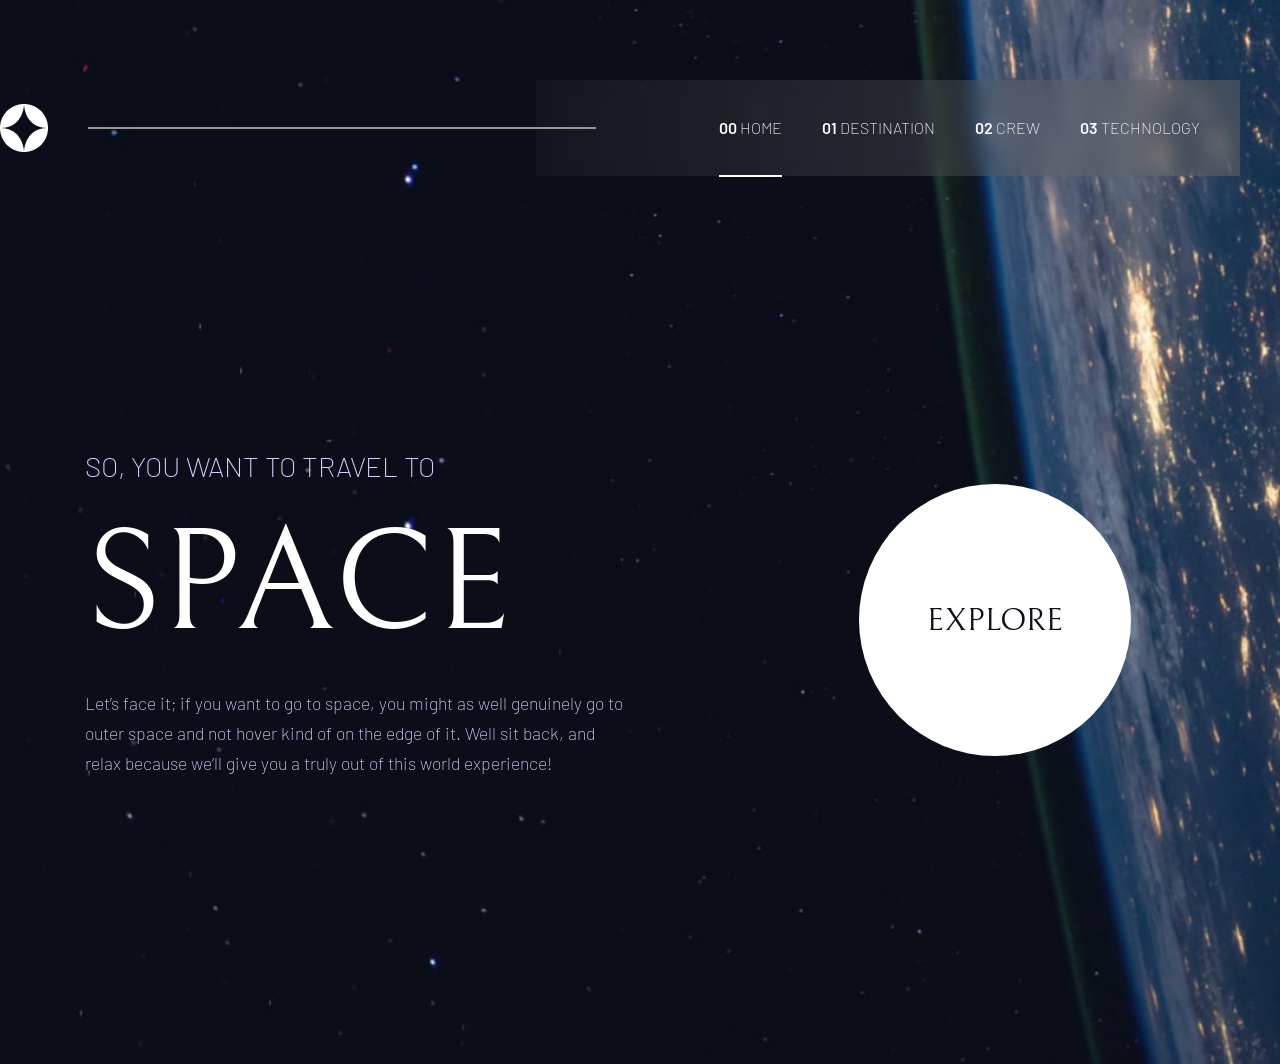
<file: index.html>
<!DOCTYPE html>
<html lang="en">
<head>
  <meta charset="UTF-8">
  <meta name="viewport" content="width=device-width, initial-scale=1.0">

  <link rel="icon" type="image/png" sizes="32x32" href="./assets/favicon-32x32.png">
  <link rel="preconnect" href="https://fonts.googleapis.com">
  <link rel="preconnect" href="https://fonts.gstatic.com" crossorigin>
  <link href="https://fonts.googleapis.com/css2?family=Bellefair&display=swap" rel="stylesheet">

  <link rel="preconnect" href="https://fonts.googleapis.com">
  <link rel="preconnect" href="https://fonts.gstatic.com" crossorigin>
  <link href="https://fonts.googleapis.com/css2?family=Barlow:ital,wght@0,100;0,200;0,300;0,400;0,500;0,600;0,700;0,800;0,900;1,100;1,200;1,300;1,400;1,500;1,600;1,700;1,800;1,900&display=swap" rel="stylesheet">
  <link rel="stylesheet" href="style.css">
  <link rel="stylesheet" href="header.css">
  <link rel="stylesheet" href="hamburger.css">
  
  <title>Frontend Mentor | Space tourism website</title>
</head>
<body>
  <div class="header-bg">
    <a href="index.html" class="header-left">
      <img src="assets/shared/Subtract.png" alt="">
    </a>
    <hr class="header-divider">
    <div class="header-right">
      <div class="header-links" id="header-home"><a href="index.html" class="links" data-link-container="home"><span class="header-span">00</span>  Home</a></div>
      <div class="header-links" id="header-destination"><a href="destination-moon.html" class="links" data-link-container="destination"><span class="header-span">01</span>  Destination</a></div>
      <div class="header-links" id="header-crew"><a href="crew-commander.html" class="links" data-link-container="crew"><span class="header-span">02</span>  Crew</a></div>
      <div class="header-links" id="header-tech"><a href="technology-vehicle.html" class="links" data-link-container="tech"><span class="header-span">03</span>  Technology</a></div>
    </div>
    <div class="hamburger-menu-container">
      <img class="hamburger-menu" src="assets/shared/icon-hamburger.svg" alt="">
    </div>
  </div>
  
  <div class="home-bg">
    <div class="home-container">
      <div class="home-left">
        <p>So, you want to travel to</p>
        <h1>Space</h1>
        <p>Let’s face it; if you want to go to space, you might as well genuinely go to 
          outer space and not hover kind of on the edge of it. Well sit back, and relax 
          because we’ll give you a truly out of this world experience!</p>
      </div>
      <div class="home-right-container">
        <a href="" class="home-right">Explore</a>
      </div> 
    </div>
  </div>

  <script src="hamburger.js"></script>
  <script src="scripts.js"></script>
</body>
</html>
</file>
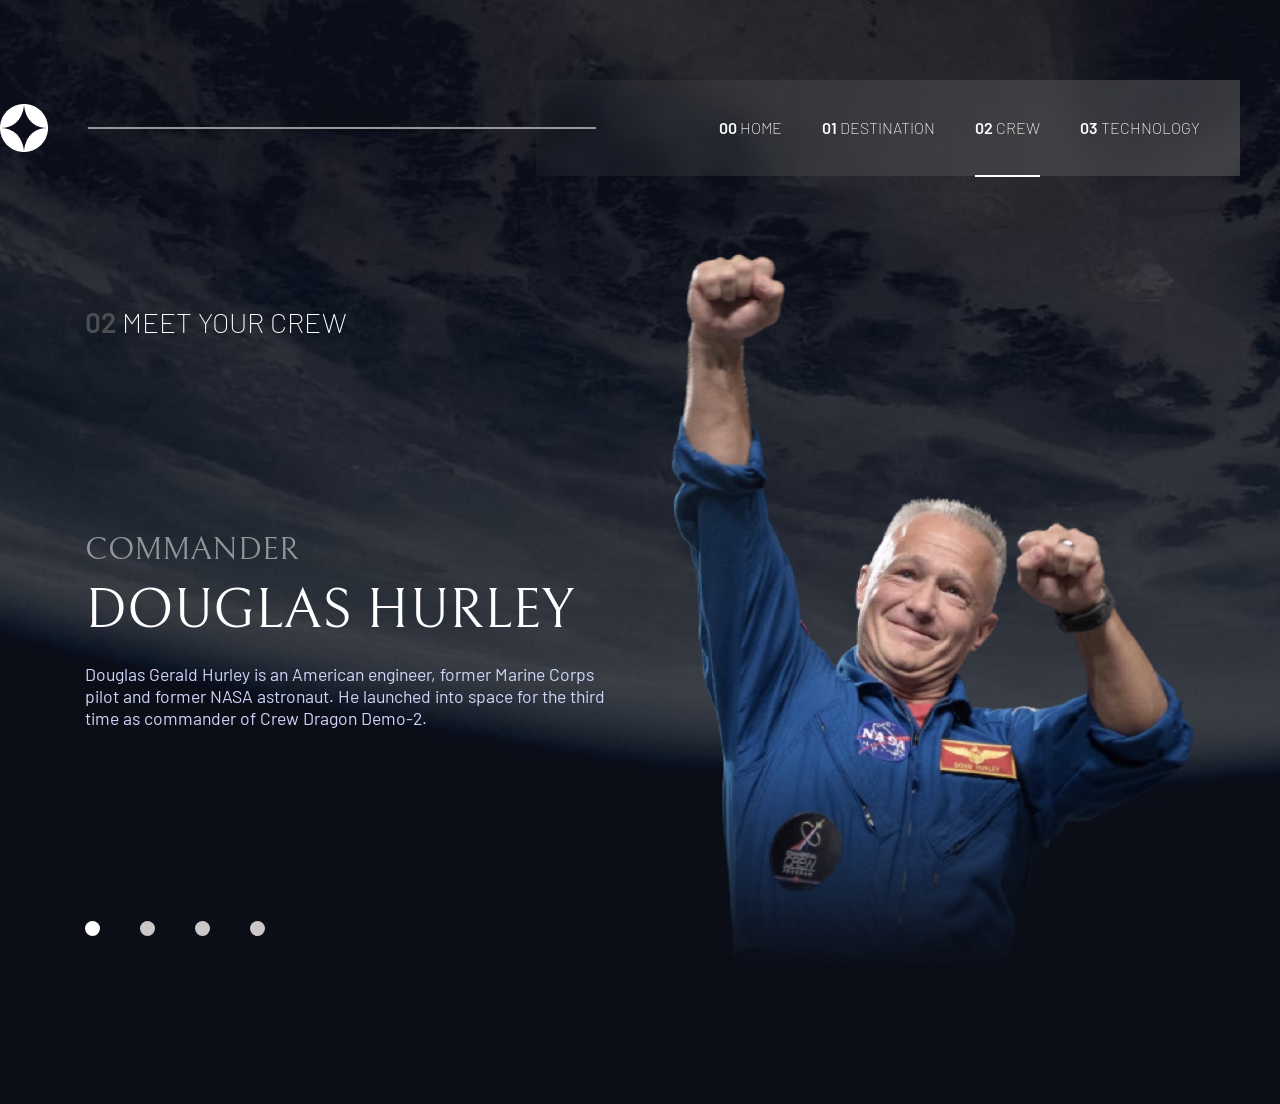
<file: crew-commander.html>
<!DOCTYPE html>
<html lang="en">
<head>
  <meta charset="UTF-8">
  <meta name="viewport" content="width=device-width, initial-scale=1.0">

  <link rel="icon" type="image/png" sizes="32x32" href="./assets/favicon-32x32.png">
  <link rel="preconnect" href="https://fonts.googleapis.com">
  <link rel="preconnect" href="https://fonts.gstatic.com" crossorigin>
  <link href="https://fonts.googleapis.com/css2?family=Bellefair&display=swap" rel="stylesheet">

  <link rel="preconnect" href="https://fonts.googleapis.com">
  <link rel="preconnect" href="https://fonts.gstatic.com" crossorigin>
  <link href="https://fonts.googleapis.com/css2?family=Barlow:ital,wght@0,100;0,200;0,300;0,400;0,500;0,600;0,700;0,800;0,900;1,100;1,200;1,300;1,400;1,500;1,600;1,700;1,800;1,900&display=swap" rel="stylesheet">
  <link rel="stylesheet" href="header.css">
  <link rel="stylesheet" href="hamburger.css">
  <link rel="stylesheet" href="crew.css">
  
  <title>Frontend Mentor | Space tourism website</title>
</head>
<body>
  <div class="header-bg">
    <a href="index.html" class="header-left">
      <img src="assets/shared/Subtract.png" alt="">
    </a>
    <hr class="header-divider">
    <div class="header-right">
      <div class="header-links" id="header-home"><a href="index.html" class="links" data-link-container="home"><span class="header-span">00</span>  Home</a></div>
      <div class="header-links" id="header-destination"><a href="destination-moon.html" class="links" data-link-container="destination"><span class="header-span">01</span>  Destination</a></div>
      <div class="header-links" id="header-crew"><a href="crew-commander.html" class="links" data-link-container="crew"><span class="header-span">02</span>  Crew</a></div>
      <div class="header-links" id="header-tech"><a href="technology-vehicle.html" class="links" data-link-container="tech"><span class="header-span">03</span>  Technology</a></div>
    </div>
    <div class="hamburger-menu-container">
      <img class="hamburger-menu" src="assets/shared/icon-hamburger.svg" alt="">
    </div>
  </div>

  <div class="crew-bg">
    <div class="crew-container">
      <div class="crew-left">
        <div class="crew-heading"><span class="crew-heading-span">02</span> Meet your crew</div>
        <div class="crew-details" id="crew-commander">
          <h1>Commander</h1>
          <h1>Douglas Hurley</h1>
          <p>Douglas Gerald Hurley is an American engineer, former Marine Corps pilot 
            and former NASA astronaut. He launched into space for the third time as 
            commander of Crew Dragon Demo-2.</p>
        </div>
        <div class="crew-details" id="crew-specialist">
          <h1>Mission Specialist</h1>
          <h1>Mark<br>Shuttleworth</h1>
          <p>Mark Richard Shuttleworth is the founder and CEO of Canonical, the company behind 
            the Linux-based Ubuntu operating system. Shuttleworth became the first South 
            African to travel to space as a space tourist.</p>
        </div>
        <div class="crew-details" id="crew-pilot">
          <h1>Pilot</h1>
          <h1>Victor Glover</h1>
          <p>Pilot on the first operational flight of the SpaceX Crew Dragon to the 
            International Space Station. Glover is a commander in the U.S. Navy where 
            he pilots an F/A-18.He was a crew member of Expedition 64, and served as a 
            station systems flight engineer. </p>
        </div>
        <div class="crew-details" id="crew-engineer">
          <h1>Flight Engineer</h1>
          <h1>Anousheh Ansari</h1>
          <p>Anousheh Ansari is an Iranian American engineer and co-founder of Prodea Systems. 
            Ansari was the fourth self-funded space tourist, the first self-funded woman to 
            fly to the ISS, and the first Iranian in space.</p>
        </div>
        <div class="carousel-container">
          <a class="carousel" href="#crew-commander" data-link="commander"></a>
          <a class="carousel" href="#crew-specialist" data-link="specialist"></a>
          <a class="carousel" href="#crew-pilot" data-link="pilot"></a>
          <a class="carousel" href="#crew-engineer" data-link="engineer"></a>
        </div>
      </div>
      <div class="crew-right">
        <img data-img="douglas" id="douglas" class="crew-img" src="assets/crew/image-douglas-hurley.webp" alt="">
        <img data-img="mark" id="mark" class="crew-img" src="assets/crew/image-mark-shuttleworth.webp" alt="">
        <img data-img="victor" id="victor" class="crew-img" src="assets/crew/image-victor-glover.webp" alt="">
        <img data-img="ansari" id="ansari" class="crew-img" src="assets/crew/image-anousheh-ansari.webp" alt="">
      </div>
    </div>
  </div>

  <script src="crew.js"></script>
  <script src="hamburger.js"></script>
</body>
</html>
</file>
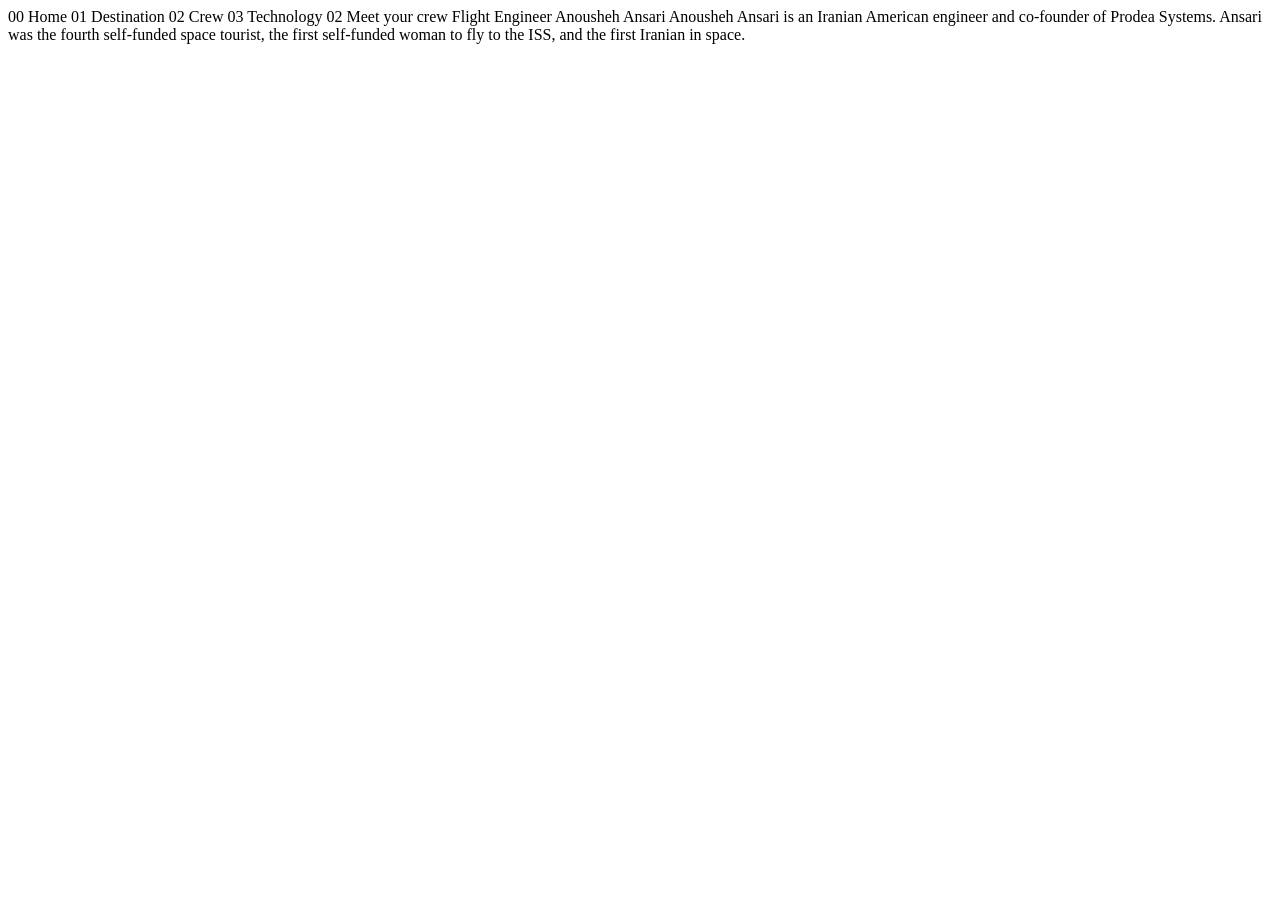
<file: crew-engineer.html>
<!DOCTYPE html>
<html lang="en">
<head>
  <meta charset="UTF-8">
  <meta name="viewport" content="width=device-width, initial-scale=1.0">

  <link rel="icon" type="image/png" sizes="32x32" href="./assets/favicon-32x32.png">
  
  <title>Frontend Mentor | Space tourism website</title>
</head>
<body>

  00 Home
  01 Destination
  02 Crew
  03 Technology

  02 Meet your crew

  Flight Engineer
  Anousheh Ansari

  Anousheh Ansari is an Iranian American engineer and co-founder of Prodea Systems. 
  Ansari was the fourth self-funded space tourist, the first self-funded woman to 
  fly to the ISS, and the first Iranian in space. 
</body>
</html>
</file>
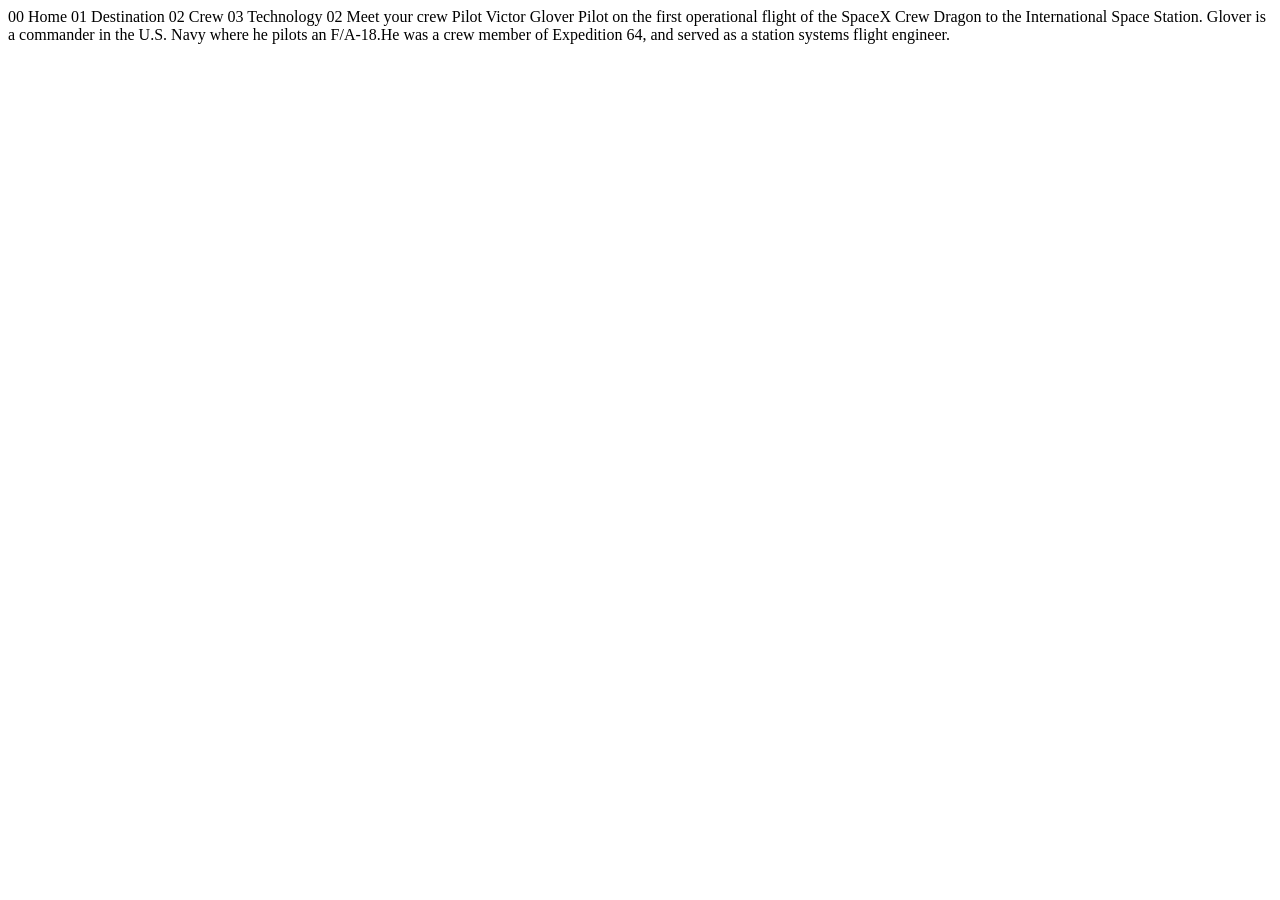
<file: crew-pilot.html>
<!DOCTYPE html>
<html lang="en">
<head>
  <meta charset="UTF-8">
  <meta name="viewport" content="width=device-width, initial-scale=1.0">

  <link rel="icon" type="image/png" sizes="32x32" href="./assets/favicon-32x32.png">
  
  <title>Frontend Mentor | Space tourism website</title>
</head>
<body>

  00 Home
  01 Destination
  02 Crew
  03 Technology

  02 Meet your crew

  Pilot
  Victor Glover

  Pilot on the first operational flight of the SpaceX Crew Dragon to the 
  International Space Station. Glover is a commander in the U.S. Navy where 
  he pilots an F/A-18.He was a crew member of Expedition 64, and served as a 
  station systems flight engineer. 
</body>
</html>
</file>
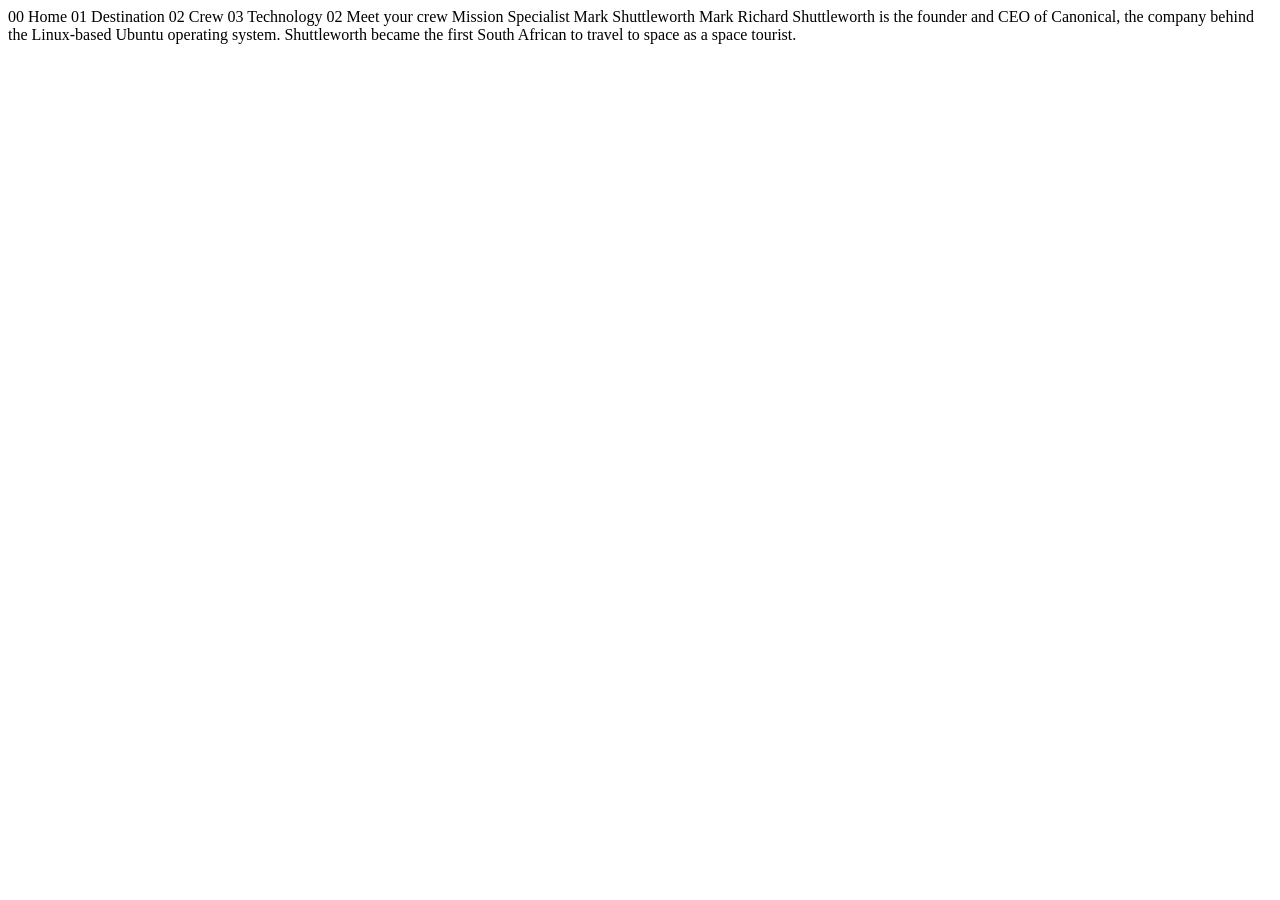
<file: crew-specialist.html>
<!DOCTYPE html>
<html lang="en">
<head>
  <meta charset="UTF-8">
  <meta name="viewport" content="width=device-width, initial-scale=1.0">

  <link rel="icon" type="image/png" sizes="32x32" href="./assets/favicon-32x32.png">
  
  <title>Frontend Mentor | Space tourism website</title>
</head>
<body>

  00 Home
  01 Destination
  02 Crew
  03 Technology

  02 Meet your crew

  Mission Specialist
  Mark Shuttleworth

  Mark Richard Shuttleworth is the founder and CEO of Canonical, the company behind 
  the Linux-based Ubuntu operating system. Shuttleworth became the first South 
  African to travel to space as a space tourist.
</body>
</html>
</file>
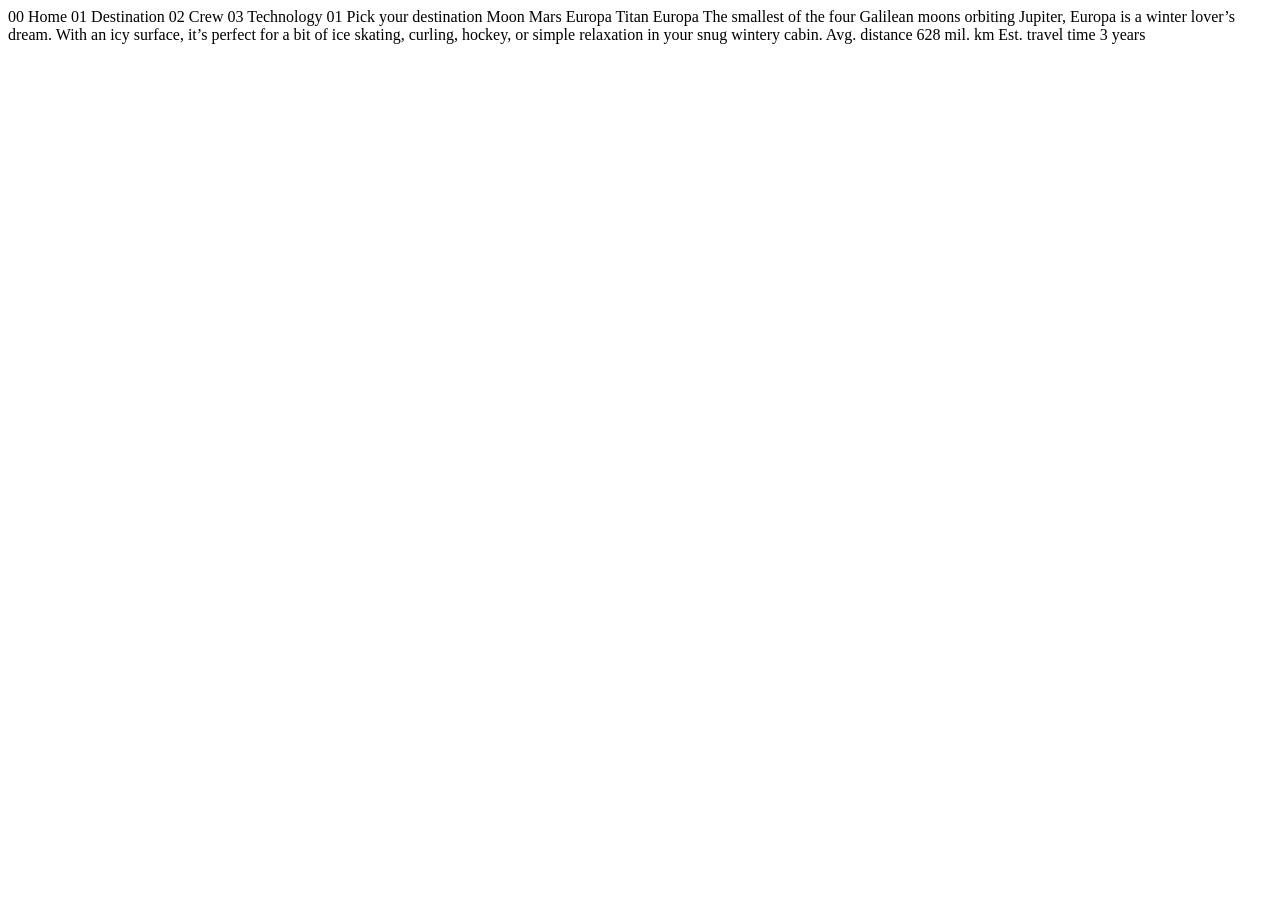
<file: destination-europa.html>
<!DOCTYPE html>
<html lang="en">
<head>
  <meta charset="UTF-8">
  <meta name="viewport" content="width=device-width, initial-scale=1.0">

  <link rel="icon" type="image/png" sizes="32x32" href="./assets/favicon-32x32.png">
  
  <title>Frontend Mentor | Space tourism website</title>
</head>
<body>

  00 Home
  01 Destination
  02 Crew
  03 Technology

  01 Pick your destination

  Moon
  Mars
  Europa
  Titan

  Europa

  The smallest of the four Galilean moons orbiting Jupiter, Europa is a 
  winter lover’s dream. With an icy surface, it’s perfect for a bit of 
  ice skating, curling, hockey, or simple relaxation in your snug 
  wintery cabin.

  Avg. distance
  628 mil. km

  Est. travel time
  3 years
</body>
</html>
</file>
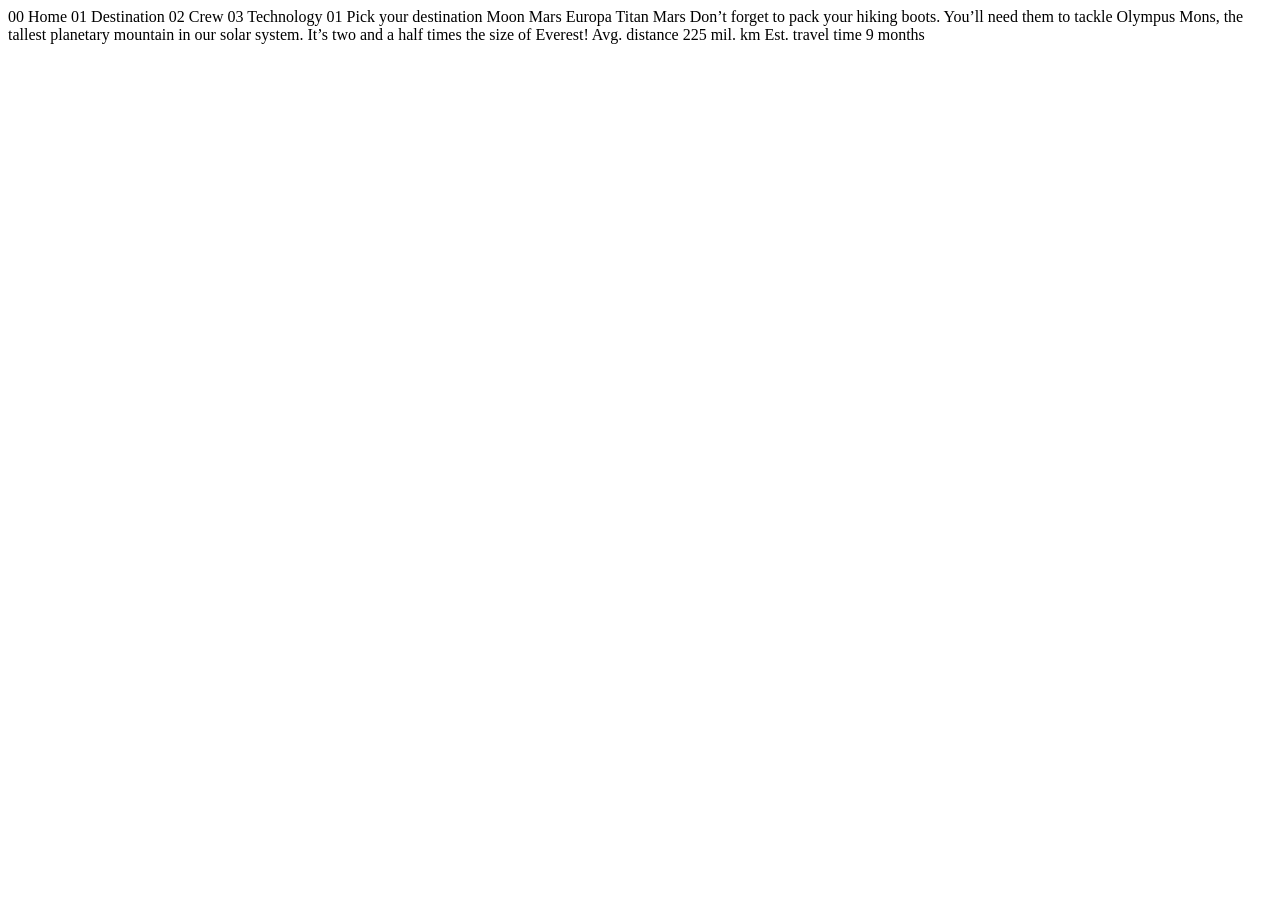
<file: destination-mars.html>
<!DOCTYPE html>
<html lang="en">
<head>
  <meta charset="UTF-8">
  <meta name="viewport" content="width=device-width, initial-scale=1.0">

  <link rel="icon" type="image/png" sizes="32x32" href="./assets/favicon-32x32.png">
  
  <title>Frontend Mentor | Space tourism website</title>
</head>
<body>

  00 Home
  01 Destination
  02 Crew
  03 Technology

  01 Pick your destination

  Moon
  Mars
  Europa
  Titan

  Mars

  Don’t forget to pack your hiking boots. You’ll need them to tackle Olympus Mons, 
  the tallest planetary mountain in our solar system. It’s two and a half times 
  the size of Everest!

  Avg. distance
  225 mil. km

  Est. travel time
  9 months
</body>
</html>
</file>
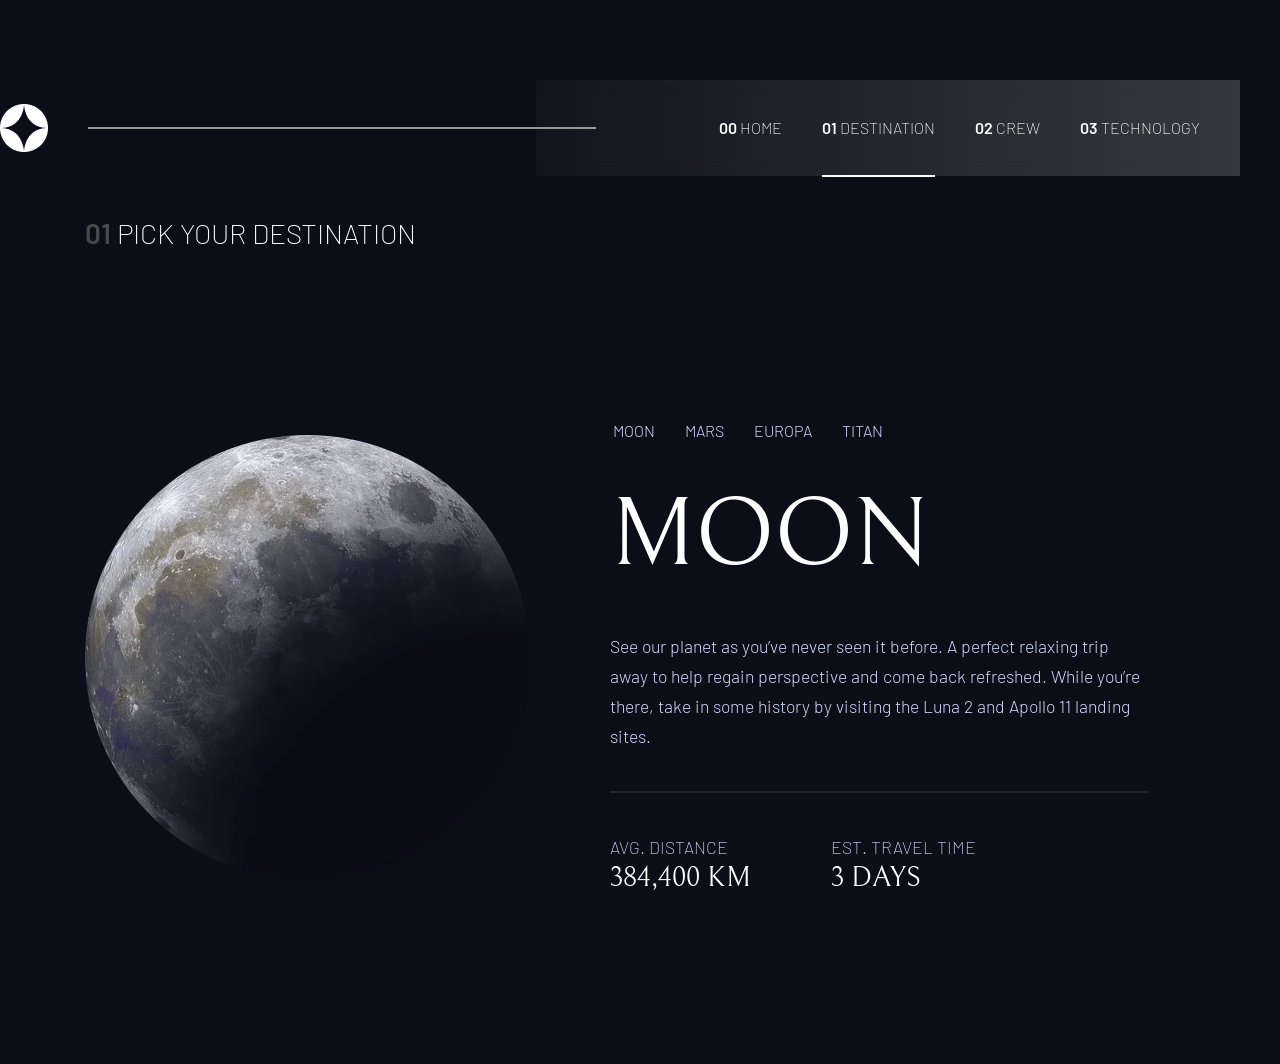
<file: destination-moon.html>
<!DOCTYPE html>
<html lang="en">
<head>
  <meta charset="UTF-8">
  <meta name="viewport" content="width=device-width, initial-scale=1.0">

  <link rel="icon" type="image/png" sizes="32x32" href="./assets/favicon-32x32.png">
  <link rel="preconnect" href="https://fonts.googleapis.com">
  <link rel="preconnect" href="https://fonts.gstatic.com" crossorigin>
  <link href="https://fonts.googleapis.com/css2?family=Bellefair&display=swap" rel="stylesheet">

  <link rel="preconnect" href="https://fonts.googleapis.com">
  <link rel="preconnect" href="https://fonts.gstatic.com" crossorigin>
  <link href="https://fonts.googleapis.com/css2?family=Barlow:ital,wght@0,100;0,200;0,300;0,400;0,500;0,600;0,700;0,800;0,900;1,100;1,200;1,300;1,400;1,500;1,600;1,700;1,800;1,900&display=swap" rel="stylesheet">
  <link rel="stylesheet" href="destination.css">
  <link rel="stylesheet" href="header.css">
  <link rel="stylesheet" href="hamburger.css">
  
  <title>Frontend Mentor | Space tourism website</title>
</head>
<body>
  <div class="header-bg">
    <a href="index.html" class="header-left">
      <img src="assets/shared/Subtract.png" alt="">
    </a>
    <hr class="header-divider">
    <div class="header-right">
      <div class="header-links" id="header-home"><a href="index.html" class="links" data-link-container="home"><span class="header-span">00</span>  Home</a></div>
      <div class="header-links" id="header-destination"><a href="destination-moon.html" class="links" data-link-container="destination"><span class="header-span">01</span>  Destination</a></div>
      <div class="header-links" id="header-crew"><a href="crew-commander.html" class="links" data-link-container="crew"><span class="header-span">02</span>  Crew</a></div>
      <div class="header-links" id="header-tech"><a href="technology-vehicle.html" class="links" data-link-container="tech"><span class="header-span">03</span>  Technology</a></div>
    </div>
    <div class="hamburger-menu-container">
      <img class="hamburger-menu" src="assets/shared/icon-hamburger.svg" alt="">
    </div>
  </div>

  <div class="destination-bg" id="destination-moon-bg">
    <div class="destination-container">
      <div class="destination-heading"><span class="destination-heading-span">01</span> Pick your destination</div>
      <div class="destination-body">
        <img src="assets/destination/image-moon.webp" alt="">
        <div class="destination-right">
          <ul class="destination-links-container">
            <li><a class="destination-links" href="#destination-moon-bg" data-target="moon">Moon</a></li>
            <li><a class="destination-links" href="#destination-mars-bg" data-target="mars">Mars</a></li>
            <li><a class="destination-links" href="#destination-europa-bg" data-target="europa">Europa</a></li>
            <li><a class="destination-links" href="#destination-titan-bg" data-target="titan">Titan</a></li>
          </ul>
          <h1>Moon</h1>
          <p>See our planet as you’ve never seen it before. A perfect relaxing trip away to help 
            regain perspective and come back refreshed. While you’re there, take in some history 
            by visiting the Luna 2 and Apollo 11 landing sites.</p>
          <hr>
          <div class="destination-distance-time">
            <div class="destination-distance">
              <p>Avg. distance</p>
              <h2>384,400 km</h2>
            </div>
            <div class="destination-distance">
              <p>Est. travel time</p>
              <h2>3 days</h2>
            </div>
          </div>
        </div>
      </div>
    </div>
  </div>

  <div class="destination-bg" id="destination-mars-bg">
    <div class="destination-container">
      <div class="destination-heading"><span class="destination-heading-span">01</span> Pick your destination</div>
      <div class="destination-body">
        <img src="assets/destination/image-mars.webp" alt="">
        <div class="destination-right">
          <ul class="destination-links-container">
            <li><a class="destination-links" href="#destination-moon-bg" data-target="moon">Moon</a></li>
            <li><a class="destination-links" href="#destination-mars-bg" data-target="mars">Mars</a></li>
            <li><a class="destination-links" href="#destination-europa-bg" data-target="europa">Europa</a></li>
            <li><a class="destination-links" href="#destination-titan-bg" data-target="titan">Titan</a></li>
          </ul>
          <h1>Mars</h1>
          <p>Don’t forget to pack your hiking boots. You’ll need them to tackle Olympus Mons, 
            the tallest planetary mountain in our solar system. It’s two and a half times 
            the size of Everest!</p>
          <hr>
          <div class="destination-distance-time">
            <div class="destination-distance">
              <p>Avg. distance</p>
              <h2>225 mil. km</h2>
            </div>
            <div class="destination-distance">
              <p>Est. travel time</p>
              <h2>9 months</h2>
            </div>
          </div>
        </div>
      </div>
    </div>
  </div>

  <div class="destination-bg" id="destination-europa-bg">
    <div class="destination-container">
      <div class="destination-heading"><span class="destination-heading-span">01</span> Pick your destination</div>
      <div class="destination-body">
        <img src="assets/destination/image-europa.webp" alt="">
        <div class="destination-right">
          <ul class="destination-links-container">
            <li><a class="destination-links" href="#destination-moon-bg" data-target="moon">Moon</a></li>
            <li><a class="destination-links" href="#destination-mars-bg" data-target="mars">Mars</a></li>
            <li><a class="destination-links" href="#destination-europa-bg" data-target="europa">Europa</a></li>
            <li><a class="destination-links" href="#destination-titan-bg" data-target="titan">Titan</a></li>
          </ul>
          <h1>Europa</h1>
          <p>The smallest of the four Galilean moons orbiting Jupiter, Europa is a 
            winter lover’s dream. With an icy surface, it’s perfect for a bit of 
            ice skating, curling, hockey, or simple relaxation in your snug 
            wintery cabin.</p>
          <hr>
          <div class="destination-distance-time">
            <div class="destination-distance">
              <p>Avg. distance</p>
              <h2>628 mil. km</h2>
            </div>
            <div class="destination-distance">
              <p>Est. travel time</p>
              <h2>3 years</h2>
            </div>
          </div>
        </div>
      </div>
    </div>
  </div>

  <div class="destination-bg" id="destination-titan-bg">
    <div class="destination-container">
      <div class="destination-heading"><span class="destination-heading-span">01</span> Pick your destination</div>
      <div class="destination-body">
        <img src="assets/destination/image-titan.webp" alt="">
        <div class="destination-right">
          <ul class="destination-links-container">
            <li><a class="destination-links" href="#destination-moon-bg" data-target="moon">Moon</a></li>
            <li><a class="destination-links" href="#destination-mars-bg" data-target="mars">Mars</a></li>
            <li><a class="destination-links" href="#destination-europa-bg" data-target="auropa">Europa</a></li>
            <li><a class="destination-links" href="#destination-titan-bg" data-target="titan">Titan</a></li>
          </ul>
          <h1>Titan</h1>
          <p>The only moon known to have a dense atmosphere other than Earth, Titan 
            is a home away from home (just a few hundred degrees colder!). As a 
            bonus, you get striking views of the Rings of Saturn.</p>
          <hr>
          <div class="destination-distance-time">
            <div class="destination-distance">
              <p>Avg. distance</p>
              <h2>1.6 bil. km</h2>
            </div>
            <div class="destination-distance">
              <p>Est. travel time</p>
              <h2>7 years</h2>
            </div>
          </div>
        </div>
      </div>
    </div>
  </div>

  <script src="destination.js"></script>
  <script src="hamburger.js"></script>
</body>
</html>
</file>
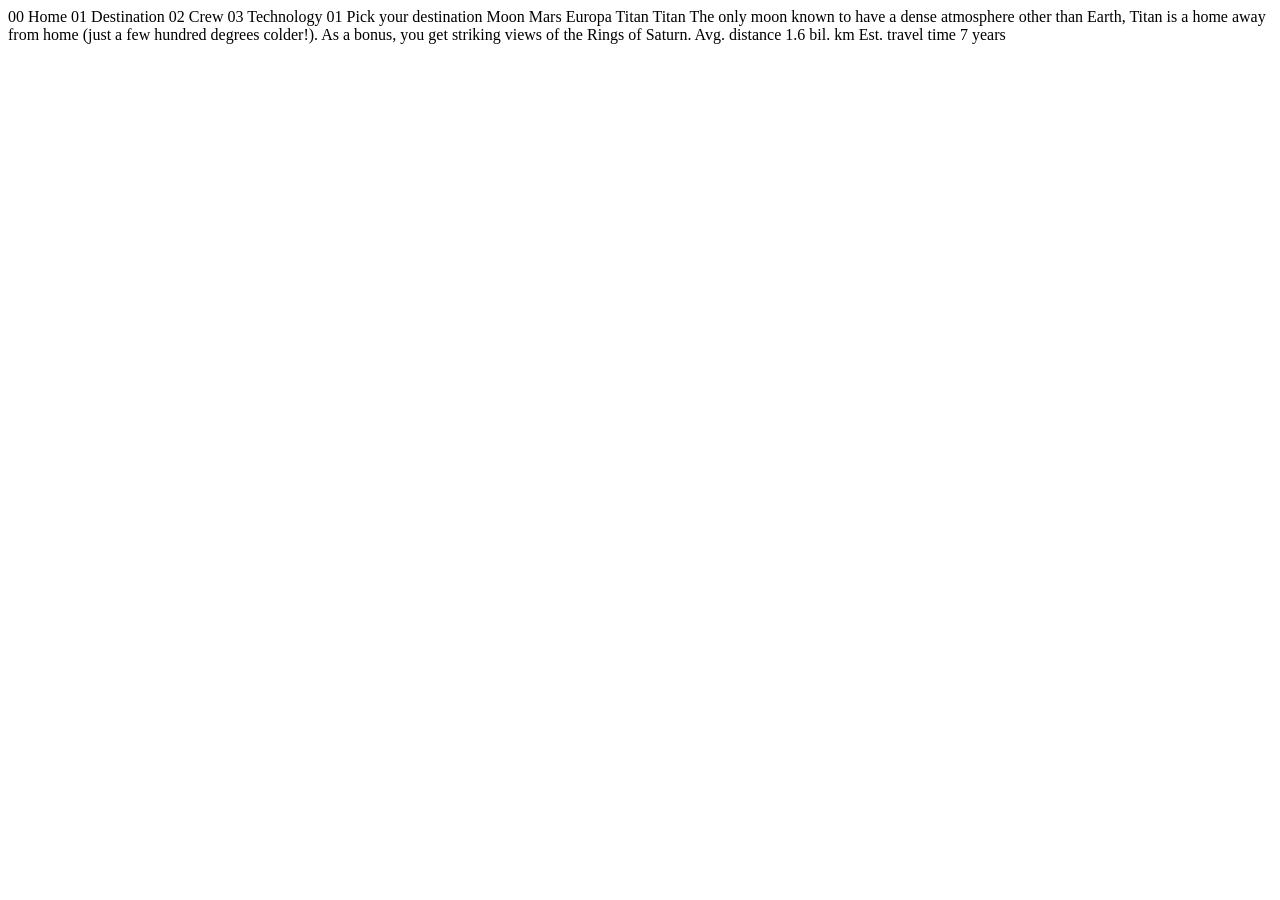
<file: destination-titan.html>
<!DOCTYPE html>
<html lang="en">
<head>
  <meta charset="UTF-8">
  <meta name="viewport" content="width=device-width, initial-scale=1.0">

  <link rel="icon" type="image/png" sizes="32x32" href="./assets/favicon-32x32.png">
  
  <title>Frontend Mentor | Space tourism website</title>
</head>
<body>

  00 Home
  01 Destination
  02 Crew
  03 Technology

  01 Pick your destination

  Moon
  Mars
  Europa
  Titan

  Titan

  The only moon known to have a dense atmosphere other than Earth, Titan 
  is a home away from home (just a few hundred degrees colder!). As a 
  bonus, you get striking views of the Rings of Saturn.

  Avg. distance
  1.6 bil. km

  Est. travel time
  7 years
</body>
</html>
</file>
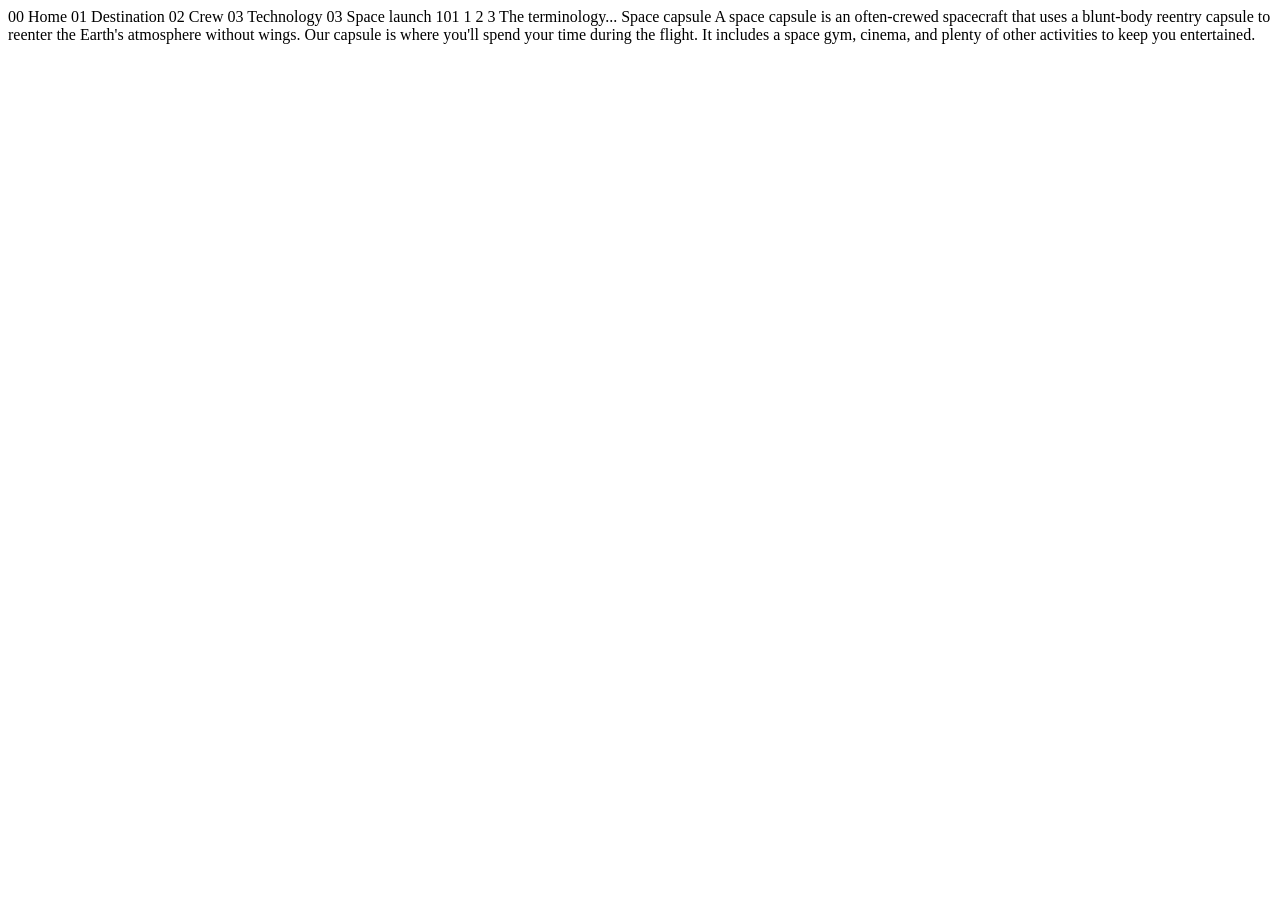
<file: technology-capsule.html>
<!DOCTYPE html>
<html lang="en">
<head>
  <meta charset="UTF-8">
  <meta name="viewport" content="width=device-width, initial-scale=1.0">

  <link rel="icon" type="image/png" sizes="32x32" href="./assets/favicon-32x32.png">
  
  <title>Frontend Mentor | Space tourism website</title>
</head>
<body>

  00 Home
  01 Destination
  02 Crew
  03 Technology

  03 Space launch 101

  1
  2
  3

  The terminology...
  Space capsule

  A space capsule is an often-crewed spacecraft that uses a blunt-body reentry 
  capsule to reenter the Earth's atmosphere without wings. Our capsule is where 
  you'll spend your time during the flight. It includes a space gym, cinema, 
  and plenty of other activities to keep you entertained.
</body>
</html>
</file>
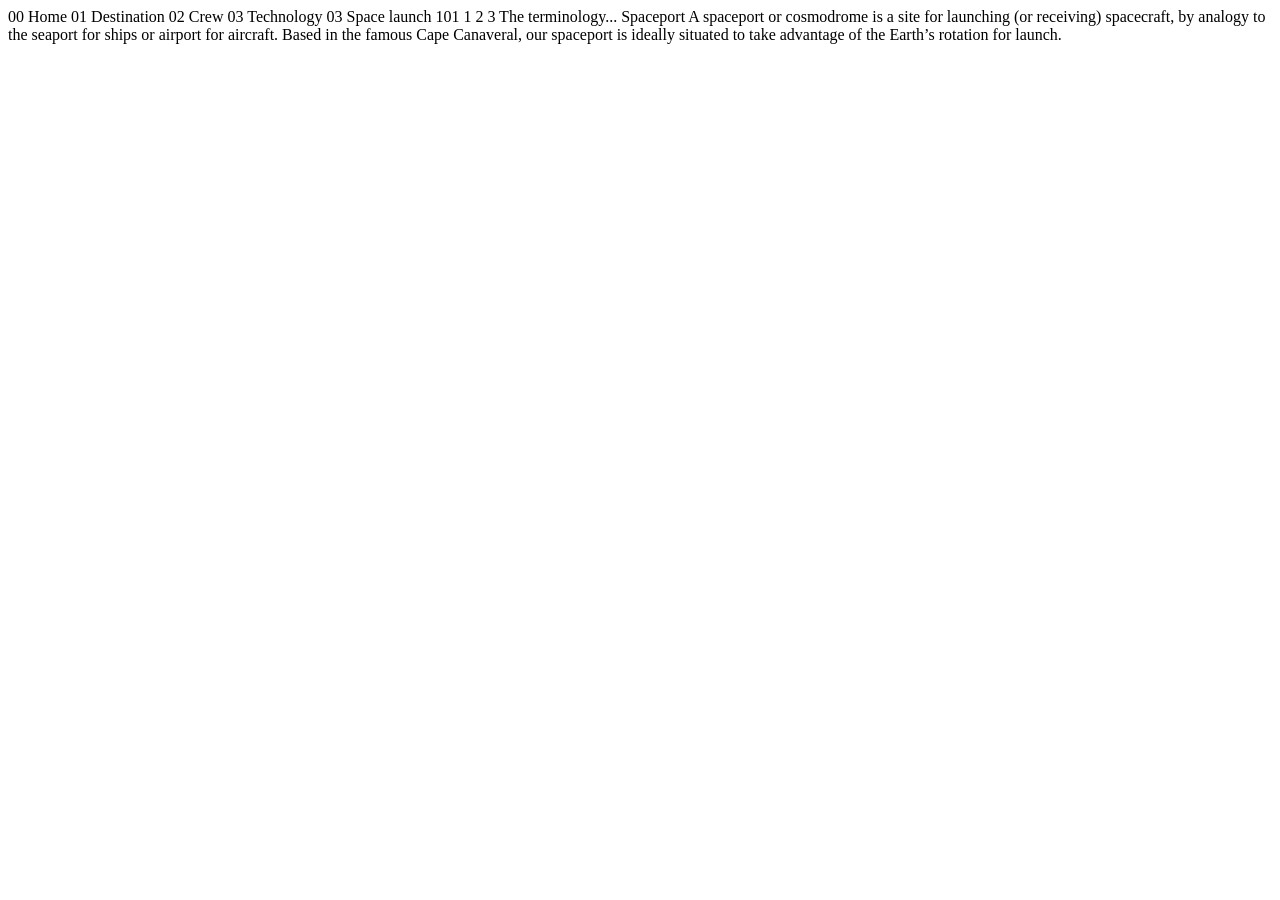
<file: technology-spaceport.html>
<!DOCTYPE html>
<html lang="en">
<head>
  <meta charset="UTF-8">
  <meta name="viewport" content="width=device-width, initial-scale=1.0">

  <link rel="icon" type="image/png" sizes="32x32" href="./assets/favicon-32x32.png">
  
  <title>Frontend Mentor | Space tourism website</title>
</head>
<body>

  00 Home
  01 Destination
  02 Crew
  03 Technology

  03 Space launch 101

  1
  2
  3

  The terminology...
  Spaceport

  A spaceport or cosmodrome is a site for launching (or receiving) spacecraft, 
  by analogy to the seaport for ships or airport for aircraft. Based in the 
  famous Cape Canaveral, our spaceport is ideally situated to take advantage 
  of the Earth’s rotation for launch.
</body>
</html>
</file>
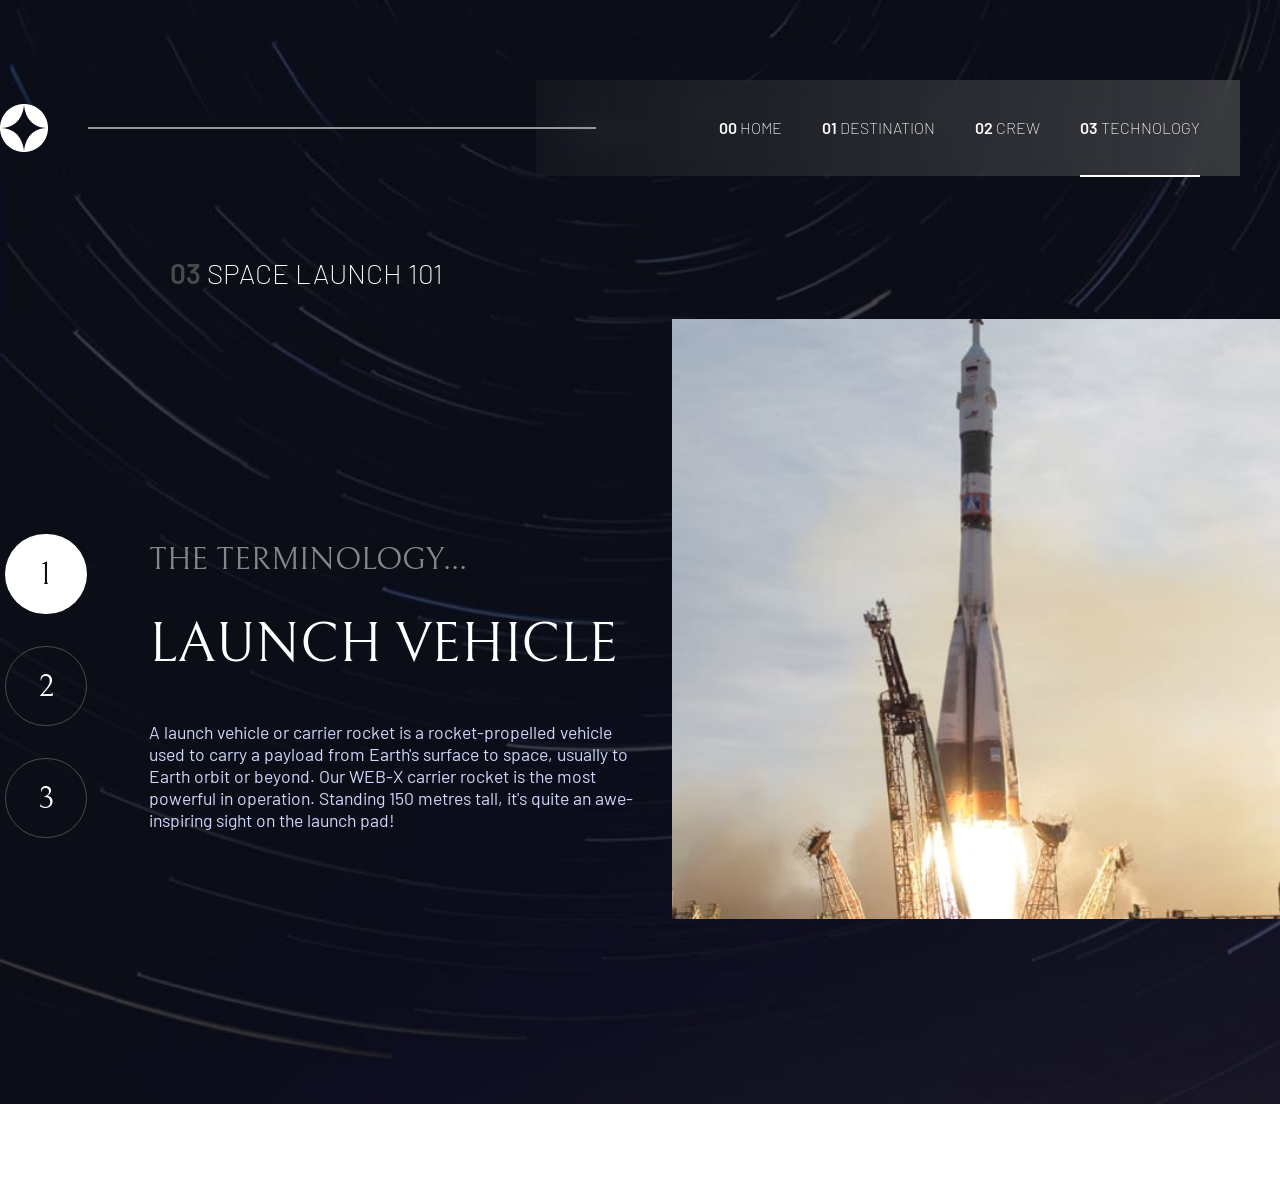
<file: technology-vehicle.html>
<!DOCTYPE html>
<html lang="en">
<head>
  <meta charset="UTF-8">
  <meta name="viewport" content="width=device-width, initial-scale=1.0">

  <link rel="icon" type="image/png" sizes="32x32" href="./assets/favicon-32x32.png">
  <link rel="preconnect" href="https://fonts.googleapis.com">
  <link rel="preconnect" href="https://fonts.gstatic.com" crossorigin>
  <link href="https://fonts.googleapis.com/css2?family=Bellefair&display=swap" rel="stylesheet">

  <link rel="preconnect" href="https://fonts.googleapis.com">
  <link rel="preconnect" href="https://fonts.gstatic.com" crossorigin>
  <link href="https://fonts.googleapis.com/css2?family=Barlow:ital,wght@0,100;0,200;0,300;0,400;0,500;0,600;0,700;0,800;0,900;1,100;1,200;1,300;1,400;1,500;1,600;1,700;1,800;1,900&display=swap" rel="stylesheet">
  <link rel="stylesheet" href="header.css">
  <link rel="stylesheet" href="hamburger.css">
  <link rel="stylesheet" href="technology.css">
  
  <title>Frontend Mentor | Space tourism website</title>
</head>
<body>
  <div class="header-bg">
    <a href="index.html" class="header-left">
      <img src="assets/shared/Subtract.png" alt="">
    </a>
    <hr class="header-divider">
    <div class="header-right">
      <div class="header-links" id="header-home"><a href="index.html" class="links" data-link-container="home"><span class="header-span">00</span>  Home</a></div>
      <div class="header-links" id="header-destination"><a href="destination-moon.html" class="links" data-link-container="destination"><span class="header-span">01</span>  Destination</a></div>
      <div class="header-links" id="header-crew"><a href="crew-commander.html" class="links" data-link-container="crew"><span class="header-span">02</span>  Crew</a></div>
      <div class="header-links" id="header-tech"><a href="technology-vehicle.html" class="links" data-link-container="tech"><span class="header-span">03</span>  Technology</a></div>
    </div>
    <div class="hamburger-menu-container">
      <img class="hamburger-menu" src="assets/shared/icon-hamburger.svg" alt="">
    </div>
  </div>

  <div class="tech-heading-bg">
    <div class="tech-heading-container">
      <div class="tech-heading"><span class="tech-heading-span">03</span> Space launch 101</div>
    </div>
  </div>

  <div class="tech-bg">
    <div class="tech-container">
      <div class="tech-left">
        <div class="tech-buttons-container">
          <a data-btn="tech-vehicle-btn" class="tech-buttons" href="#tech-vehicle">1</a>
          <a data-btn="tech-spaceport-btn" class="tech-buttons" href="#tech-spaceport">2</a>
          <a data-btn="tech-capsule-btn" class="tech-buttons" href="#tech-capsule">3</a>
        </div>
        <div id="tech-vehicle" class="tech-details">
          <h1>The terminology...</h1>
          <h1>Launch vehicle</h1>
          <p>A launch vehicle or carrier rocket is a rocket-propelled vehicle used to carry a 
            payload from Earth's surface to space, usually to Earth orbit or beyond. Our 
            WEB-X carrier rocket is the most powerful in operation. Standing 150 metres tall, 
            it's quite an awe-inspiring sight on the launch pad!</p>
        </div>
        <div id="tech-spaceport" class="tech-details">
          <h1>The terminology...</h1>
          <h1>Spaceport</h1>
          <p>A spaceport or cosmodrome is a site for launching (or receiving) spacecraft, 
            by analogy to the seaport for ships or airport for aircraft. Based in the 
            famous Cape Canaveral, our spaceport is ideally situated to take advantage 
            of the Earth’s rotation for launch.</p>
        </div>
        <div id="tech-capsule" class="tech-details">
          <h1>The terminology...</h1>
          <h1>Space capsule</h1>
          <p>A space capsule is an often-crewed spacecraft that uses a blunt-body reentry 
            capsule to reenter the Earth's atmosphere without wings. Our capsule is where 
            you'll spend your time during the flight. It includes a space gym, cinema, 
            and plenty of other activities to keep you entertained.</p>
        </div>
      </div>
      <div class="tech-img-container">
        <img data-img="vehicle" id="tech-vehicle-img" class="tech-img" src="assets/technology/image-launch-vehicle-portrait.jpg" alt="">
        <img data-img="spaceport" id="tech-spaceport-img" class="tech-img" src="assets/technology/image-spaceport-portrait.jpg" alt="">
        <img data-img="capsule" id="tech-capsule-img" class="tech-img" src="assets/technology/image-space-capsule-portrait.jpg" alt="">
      </div>
    </div>
  </div>
  
  <script src="technology.js"></script>
  <script src="hamburger.js"></script>
</body>
</html>
</file>
<file: style.css>
body {
    width: 100%;
    max-width: 1440px;
    height: 1024;
    background-image: url(assets/home/background-home-desktop.jpg);
    background-repeat: no-repeat;
    background-size: cover;
    margin: 80px auto 0px auto;
}

.home-bg {
    width: 100%;
    max-width: 1440px;
    height: 888px;
    display: flex;
    align-items: center;
    justify-content: center;
}

.home-container {
    width: 1110px;
    height: 632px;
    display: flex;
    align-items: center;
    justify-content: space-between;
}

.home-left {
    width: 540px;
    height: 343px;
    color: #fff;
    display: flex;
    flex-direction: column;
    gap: 20px;
}

.home-left p:first-child {
    font-family: Barlow;
    text-transform: uppercase;
    font-weight: 200;
    font-size: 1.75rem;
    color: #D0D6F9;
}

.home-left h1 {
    font-family: Bellefair;
    font-size: 9rem;
    font-weight: 500;
    text-transform: uppercase;
}

.home-left p:last-child {
    font-family: Barlow;
    font-weight: 200;
    font-size: 1.1rem;
    color: #D0D6F9;
    line-height: 30px;
}

.home-right-container {
    width: 400px;
    height: 400px;
    border-radius: 272px;
    background-color: rgba(100, 100, 100, 0%);
    display: flex;
    align-items: center;
    justify-content: center;
    position: relative;
}

.home-right {
    width: 272px;
    height: 272px;
    color: #0B0D17;
    background-color: #fff;
    display: flex;
    align-items: center;
    justify-content: center;
    border-radius: 136px;
    font-family: Bellefair;
    font-size: 2rem;
    text-transform: uppercase;
    text-decoration: none;
    position: absolute;
}


@media (max-width: 768px) and (min-width: 376px) {
    body {
        width: 100%;
        max-width: 768px;
        background-image: url(assets/home/background-home-tablet.jpg);
        padding: 0px 10px;
        margin-top: 0px;
    }

    .home-bg {
        width: 100%;
        max-width: 768px;
        height: 928px;
    }

    .home-container {
        flex-direction: column;
        justify-content: space-between;
    }

    .home-left {
        text-align: center;
        margin-top: -40px;
    }

    .home-right-container {
        width: 350px;
        height: 544px;
    }
}

@media (max-width: 375px) {
    body {
        width: 100%;
        max-width: 375px;
        background-image: url(assets/home/background-home-mobile.jpg);
        padding: 0px 10px;
        margin-top: 0px;
    }

    .home-bg {
        width: 100%;
        max-width: 375px;
    }

    .home-container {
        flex-direction: column;
        justify-content: space-between;
    }

    .home-left {
        width: 327px;
        text-align: center;
    }

    .home-left p:first-child {
        font-size: 1rem;
        padding: 0px 30px;
    }

    .home-left h1 {
        font-size: 5rem;
    }

    .home-left p:last-child {
        font-size: 1.1rem;
    }

    .home-right-container {
        width: 288px;
        height: 288px;
    }

    .home-right {
        width: 144px;
        height: 144px;
        font-size: 1.1rem;
    }
}
</file>
<file: header.css>
* {
    margin: 0px;
}

.header-bg {
    width: 100%;
    max-width: 1440px;
    display: flex;
    align-items: center;
    justify-content: center;
    margin: 0px auto;
    gap: 40px;
}

.header-left {
    width: 48px;
    display: flex;
    align-items: center;
    gap: 40px;
}

.header-divider {
    width: 560px;
    /* height: 1px; */
    border: 1px solid #979797;
    margin-right: -100px;
    z-index: 1;
}

.header-right {
    width: 736px;
    height: 96px;
    filter: blur(0.5px);
    background-image: linear-gradient(to right, rgba(100, 100, 100, 10%), rgba(100, 100, 100, 50%));
    backdrop-filter: blur(10px);
    display: flex;
    align-items: center;
    justify-content: end;
    padding-right: 40px;
    gap: 40px;
}

.header-links {
    height: 96px;
    display: flex;
    align-items: center;
}

.header-links:hover {
    border-bottom: 2px solid rgba(255, 255, 255, 40%);
}

.links {
    font-family: Barlow;
    font-size: 1rem;
    font-weight: 200;
    text-transform: uppercase;
    text-decoration: none;
    color: #ffffff;
}

.header-span {
    font-weight: 600;
}
</file>
<file: hamburger.css>
* {
    margin: 0px;
}

.hamburger-menu {
    display: none;
}

@media (max-width: 768px) and (min-width: 376px) {
    .header-bg {
        width: 100%;
        max-width: 768px;
        height: 96px;
    }

    .header-left {
        width: 128px;
    }

    .header-divider {
        display: none;
    }

    .header-right {
        width: 640px;
    }
}

@media (max-width: 375px) {
    .header-bg {
        width: 100%;
        max-width: 375px;
        height: 88px;
        justify-content: space-between;
        position: relative;
    }

    .header-divider {
        display: none;
    }

    .header-right {
        width: 254px;
        height: 812px;
        display: flex;
        flex-direction: column;
        align-items: flex-start;
        justify-content: flex-start;
        gap: 0px;
        padding: 100px 0px 0px 40px;
        position: absolute;
        top: 0px;
        right: -400px;
        background-color: rgba(100, 100, 100, 30%);
        backdrop-filter: blur(10px);
        z-index: 1;
        transition: right 1s ease-in-out;
        display: none;
    }

    /* .header-links {
        height: 20px;
        border-right: 2px solid rgba(255, 255, 255, 100%);
        border-bottom: 0px;
        margin-bottom: 40px;
    }

    .header-links:hover {
        border-right: 2px solid rgba(255, 255, 255, 40%);
    } */

    .header-right.active {
        right: -10px;
    }

    .hamburger-menu-container {
        z-index: 1;
        cursor: pointer;
    }

    .hamburger-menu {
        display: flex;
    }
}
</file>
<file: crew.css>
* {
    margin: 0px;
}

body {
    background-image: url(assets/crew/background-crew-desktop.jpg);
    background-repeat: no-repeat;
    background-size: cover;
    width: 100%;
    max-width: 1440px;
    height: 1024px;
    margin: 80px auto 0px auto;
}

.crew-bg {
    width: 100%;
    max-width: 1440px;
    height: 88px;
    padding: 48px 0px;
    display: flex;
    justify-content: center;
}

.crew-container {
    width: 100%;
    max-width: 1110px;
    height: 792px;
    display: flex;
    align-items: center;
    justify-content: center;
    gap: 60px;
}

.crew-left {
    width: 539px;
    height: 631px;
    display: flex;
    flex-direction: column;
    justify-content: space-between;
}

.crew-heading {
    font-size: 1.75rem;
    font-family: Barlow;
    color: #fff;
    text-transform: uppercase;
    font-weight: 200;
}

.crew-heading-span {
    font-weight: 600;
    color: rgba(100, 100, 100, 70%);
}

.crew-details {
    display: flex;
    flex-direction: column;
}

.crew-details h1:nth-child(1) {
    font-family: Bellefair;
    font-size: 2rem;
    text-transform: uppercase;
    font-weight: 300;
    color: rgba(255, 255, 255, 50%);
    margin-bottom: 10px;
}

.crew-details h1:nth-child(2) {
    font-family: Bellefair;
    font-size: 3.5rem;
    text-transform: uppercase;
    font-weight: 300;
    color: rgba(255, 255, 255, 100%);
}

.crew-details p {
    color: #D0D6F9;
    font-family: Barlow;
    font-size: 1.1rem;
    margin-top: 20px;
}

#crew-specialist, #crew-pilot, #crew-engineer {
    display: none;
}

.carousel-container {
    width: 100%;
    max-width: 540px;
    height: 15px;
    display: flex;
    align-items: center;
    gap: 40px;
}

.carousel {
    width: 15px;
    height: 15px;
    border-radius: 8px;
    background-color: #cdc8c8;
    cursor: pointer;
}

.carousel.active {
    background-color: #ffffff;
}

.crew-right {
    width: 539px;
    height: 734px;
}

.crew-img {
    width: 100%;
    height: auto;
    mask-image: linear-gradient(to bottom, black 70%, transparent 100%);
    -webkit-mask-image: linear-gradient(to bottom, black 70%, transparent 100%);
    /* display: none; */
}

#mark, #victor, #ansari {
    display: none;
}

@media (max-width: 768px) and (min-width: 376px) {
    body {
        width: 100%;
        max-width: 768px;
        height: auto;
        background-image: url(assets/crew/background-crew-tablet.jpg);
        margin-top: 0px;
        padding: 0px 10px;
    }

    .crew-bg {
        width: 100%;
        max-width: 768px;
        height: 928px;
        align-items: center;
        overflow: hidden;
    }

    .crew-container {
        width: 100%;
        max-width: 688px;
        height: 848px;
        flex-direction: column;
        margin-top: 40px;
        padding-top: 40px;
    }

    .crew-left {
        width: 100%;
        max-width: 688px;
        height: 848px;
        align-items: center;
        gap: 40px;
    }

    .crew-heading {
        width: 100%;
        max-width: 688px;
        height: 24px;
        font-size: 1.25rem;
        /* padding-bottom: 40px; */
    }

    .crew-details {
        width: 512px;
        height: 231px;
        align-items: center;
        text-align: center;
        /* margin-bottom: 40px; */
    }

    .crew-details h1:nth-child(1) {
        font-size: 1.5rem;
    }

    .crew-details h1:nth-child(2) {
        font-size: 2.5rem;
    }

    .carousel-container {
        width: 512px;
        justify-content: center;
    }

    .crew-right {
        width: 688;
        height: 463px;
        display: flex;
        justify-content: center;
    }

    .crew-img {
        width: 60%;
        height: auto;
        mask-image: linear-gradient(to bottom, black 100%, transparent 100%);
        -webkit-mask-image: linear-gradient(to bottom, black 100%, transparent 100%);
    }
}

@media (max-width: 375px) {
    body {
        width: 100%;
        max-width: 375px;
        height: auto;
        background-image: url(assets/crew/background-crew-mobile.jpg);
        background-repeat: no-repeat;
        background-size: cover;
        margin-top: 0px;
        padding: 0px 10px;
    }

    .crew-bg {
        width: 100%;
        max-width: 375px;
        height: 880px;
    }

    .crew-container {
        width: 100%;
        max-width: 375px;
        height: 792px;
        flex-direction: column;
        align-items: center;
    }

    .crew-left {
        width: 100%;
        max-width: 327px;
        justify-content: center;
        align-items: center;
    }

    .crew-heading {
        font-size: 1rem;
        text-align: center;
        margin-bottom: 100px;
    }

    .crew-details {
        width: 327px;
        height: 245px;
        align-items: center;
    }

    .crew-details h1:nth-child(1) {
        font-size: 1.1rem;
        text-align: center;
    }

    .crew-details h1:nth-child(2) {
        font-size: 1.5rem;
        text-align: center;
    }

    .crew-details p {
        font-size: 1rem;
        text-align: center;
    }

    .carousel-container {
        justify-content: center;
        text-align: center;
    }

    .carousel {
        width: 10px;
        height: 10px;
        border-radius: 5px;
    }

    .crew-right {
        width: 271px;
        height: 340px;
    }
}
</file>
<file: destination.css>
* {
    margin: 0px;
}

body {
    background-color: #0B0D17;
    width: 100%;
    max-width: 1440px;
    height: 1024;
    margin: 80px auto 0px auto;
}

#destination-moon-bg {
    width: 100%;
    max-width: 1440px;
    height: 888px;
    display: flex;
    justify-content: center;
    /* display: none; */
}

#destination-mars-bg {
    width: 100%;
    max-width: 1440px;
    height: 888px;
    display: flex;
    justify-content: center;
    display: none;
}

#destination-europa-bg {
    width: 100%;
    max-width: 1440px;
    height: 888px;
    display: flex;
    justify-content: center;
    display: none;
}

#destination-titan-bg {
    width: 100%;
    max-width: 1440px;
    height: 888px;
    display: flex;
    justify-content: center;
    display: none;
}

.destination-container {
    width: 100%;
    max-width: 1110px;
    height: 792px;
    display: flex;
    flex-direction: column;
    gap: 40px;
    padding-top: 40px;
}

.destination-heading {
    font-size: 1.75rem;
    font-family: Barlow;
    color: #fff;
    text-transform: uppercase;
    font-weight: 200;
}

.destination-heading-span {
    font-weight: 600;
    color: rgba(100, 100, 100, 70%);
}

.destination-body {
    width: 1110px;
    height: 734px;
    display: flex;
    align-items: center;
    gap: 80px;
}

.destination-right {
    width: 539px;
    height: 734px;
    display: flex;
    flex-direction: column;
    justify-content: center;
    gap: 40px;
}

.destination-links-container {
    display: flex;
    margin-left: -37px;
    list-style: none;
    gap: 30px;
}

.destination-links {
    font-size: 1rem;
    color: #D0D6F9;
    text-transform: uppercase;
    font-family: Barlow;
    text-decoration: none;
    font-weight: 300;
}

.destination-links.active-link {
    color: #fff;
    border-bottom: 1px solid #fff;
}


.destination-right h1 {
    font-size: 6rem;
    font-family: Bellefair;
    text-transform: uppercase;
    color: #fff;
    font-weight: 400;
}

.destination-right p {
    font-family: Barlow;
    font-size: 1.1rem;
    color: #D0D6F9;
    font-weight: 300;
    line-height: 30px;
}

.destination-right hr {
    border: 1px solid rgba(100, 100, 100, 25%);
}

.destination-distance-time {
    width: 445px;
    height: 61px;
    display: flex;
    align-items: center;
    gap: 80px;
}

.destination-distance p {
    color: #D0D6F9;
    font-size: 1.1rem;
    font-family: Barlow;
    font-weight: 200;
    text-transform: uppercase;
}

.destination-distance h2 {
    color: #fff;
    font-size: 1.75rem;
    text-transform: uppercase;
    font-weight: 200;
    font-family: Bellefair;
}

@media (max-width:768px) and (min-width: 376px) {
    body {
        width: 100%;
        max-width: 768px;
        height: auto;
        margin-top: 0px;
        padding: 0px 10px 40px 10px;
    }

    .destination-bg {
        width: 100%;
        max-width: 768px;
    }

    .destination-container {
        width: 100%;
        max-width: 688px;
    }

    .destination-body {
        width: 100%;
        max-width: 688px;
        flex-direction: column;
        align-items: center;
        margin-top: 20px;
    }

    .destination-right {
        align-items: center;
    }

    .destination-right p {
        text-align: center;
    }

    .destination-right hr {
        width: 514px;
        border: 1px solid #979797;
    }

    .destination-distance-time {
        justify-content: center;
    }

    .destination-distance {
        align-items: center;
    }

    .destination-distance h2 {
        text-align: center;
    }
}

@media (max-width: 375px) {
    body {
        width: 100%;
        max-width: 375px;
        height: 880px;
        margin-top: 0px;
        padding: 0px 10px;
    }

    .destination-bg {
        width: 100%;
        max-width: 375px;
        height: 792px;
        overflow: scroll;
    }

    .destination-container {
        width: 100%;
        max-width: 375px;
        align-items: center;
    }

    .destination-body {
        width: 100%;
        max-width: 327px;
        height: 744px;
        flex-direction: column;
    }

    .destination-heading {
        font-size: 1rem;
    }

    .destination-body img {
        width: 200px;
        margin-top: 30px;
    }

    .destination-right {
        width: 100%;
        max-width: 327px;
        align-items: center;
    }

    .destination-right h1 {
        font-size: 3.5rem;
    }

    .destination-right p {
        font-size: 1rem;
        text-align: center;
    }

    .destination-right hr {
        width: 327px;
        border: 1px solid #979797;
    }

    .destination-distance-time {
        flex-direction: column;
        gap: 20px;
    }

    .destination-distance {
        align-items: center;
    }

    .destination-distance h2 {
        text-align: center;
    }

    .destination-distance p {
        text-align: center;
    }
}
</file>
<file: technology.css>
* {
    margin: 0px;
}

body {
    width: 100%;
    max-width: 1440px;
    height: 1024px;
    background-image: url(assets/technology/background-technology-desktop.jpg);
    background-repeat: no-repeat;
    background-size: cover;
    margin: 80px auto 0px auto;
}

.tech-heading-bg {
    width: 100%;
    max-width: 1440px;
    height: auto;
    margin-top: 80px;
}

.tech-heading-container {
    width: 100%;
    max-width: 1275px;
    display: flex;
    margin-left: 170px;
}

.tech-heading {
    font-size: 1.75rem;
    font-family: Barlow;
    color: #fff;
    text-transform: uppercase;
    font-weight: 200;
}

.tech-heading-span {
    font-weight: 600;
    color: rgba(100, 100, 100, 70%);
}

.tech-bg {
    width: 100%;
    max-width: 1440px;
    height: 888px;
    display: flex;
    justify-content: right;
}

.tech-container {
    width: 100%;
    max-width: 1275px;
    height: 792px;
    display: flex;
    align-items: center;
    gap: 32px;
}

.tech-left {
    width: 635px;
    height: 304px;
    display: flex;
    align-items: center;
    gap: 64px;
}

.tech-buttons-container {
    width: 80px;
    height: 304px;
    display: flex;
    flex-direction: column;
    gap: 32px;
}

.tech-buttons {
    width: 80px;
    height: 80px;
    text-decoration: none;
    background-color: rgba(255, 255, 255, 0%);
    border: 1px solid rgba(255, 255, 255, 25%);
    display: flex;
    align-items: center;
    justify-content: center;
    border-radius: 40px;
    font-family: Bellefair;
    font-size: 2rem;
    color: rgba(255, 255, 255, 100%);
    transition: ease-in-out 0.3s;
}

.tech-buttons:hover {
    border: 1px solid rgba(255, 255, 255, 100%);
}

.tech-buttons.active {
    background-color: rgba(255, 255, 255, 100%);
    color: #0B0D17;
}

.tech-details {
    display: flex;
    flex-direction: column;
    gap: 24px;
}

#tech-spaceport, #tech-capsule {
    display: none;
}

.tech-details h1:nth-child(1) {
    font-family: Bellefair;
    font-size: 2rem;
    text-transform: uppercase;
    font-weight: 300;
    color: rgba(255, 255, 255, 50%);
    margin-bottom: 10px;
}

.tech-details h1:nth-child(2) {
    font-family: Bellefair;
    font-size: 3.5rem;
    text-transform: uppercase;
    font-weight: 300;
    color: rgba(255, 255, 255, 100%);
}

.tech-details p {
    color: #D0D6F9;
    font-family: Barlow;
    font-size: 1.1rem;
    margin-top: 20px;
}

.tech-img-container {
    width: 608px;
    height: 734px;
}

.tech-img {
    width: 608px;
    height: 600px;
}

#tech-spaceport-img, #tech-capsule-img {
    display: none;
}

@media (max-width: 768px) and (min-width: 376px) {
    body {
        width: 100%;
        max-width: 768px;
        height: auto;
        background-image: url(assets/technology/background-technology-tablet.jpg);
        margin: 0px 10px;
    }

    .tech-heading-bg {
        width: 100%;
        max-width: 1024px;
        height: auto;
    }

    .tech-heading-container {
        width: 100%;
        max-width: 688px;
        height: 24px;
        margin-left: 0px;
    }

    .tech-heading {
        font-size: 1.25rem;
    }

    .tech-bg {
        width: 100%;
        max-width: 768px;
        height: 928px;
        display: flex;
        align-items: center;
        justify-content: center;
    }

    .tech-container {
        width: 100%;
        max-width: 688px;
        height: 848px;
        display: flex;
        flex-direction: column-reverse;
        align-items: center;
        justify-content: center;
    }

    .tech-img-container {
        width: 100%;
        width: 768px;
        height: auto;
        display: flex;
        justify-content: center;
        align-items: center;
    }

    .tech-img {
        width: 768px;
        height: 500px;
    }

    .tech-left {
        width: 688px;
        height: 347px;
        flex-direction: column;
        align-items: center;
        /* justify-content: center; */
    }

    .tech-buttons-container {
        width: 512px;
        height: 56px;
        flex-direction: row;
        justify-content: center;
    }

    .tech-buttons {
        width: 56px;
        height: 56px;
        font-size: 1.5rem;
    }

    .tech-details {
        width: 512px;
        height: 251px;
        align-items: center;
        gap: 0px;
    }

    .tech-details h1:nth-child(1) {
        font-size: 1.5rem;
        text-align: center;
    }

    .tech-details h1:nth-child(2) {
        font-size: 2.5rem;
        text-align: center;
    }

    .tech-details p {
        font-size: 1rem;
        text-align: center;
    }
}

@media (max-width: 375px) {
    body {
        width: 100%;
        max-width: 375px;
        height: auto;
        background-image: url(assets/technology/background-technology-mobile.jpg);
        margin-top: 0px;
        padding: 0px 10px;
    }

    .tech-heading-bg {
        width: 100%;
        max-width: 375px;
    }

    .tech-heading-container {
        width: 100%;
        max-width: 327px;
        height: 19px;
        margin: 0px;
        justify-content: center;
    }

    .tech-heading {
        font-size: 1rem;
        text-align: center;
    }

    .tech-bg {
        width: 100%;
        max-width: 375px;
        /* height: 792px; */
        justify-content: center;
    }

    .tech-container {
        width: 100%;
        max-width: 327px;
        height: 720px;
        flex-direction: column-reverse;
        justify-content: center;
        align-items: center;
    }

    .tech-img-container {
        max-width: 375px;
        height: 258px;
        display: flex;
        align-items: center;
        justify-content: center;
    }

    .tech-img {
        width: 375px;
        height: 258px;
    }

    .tech-left {
        width: 327px;
        height: 323px;
        flex-direction: column;
        align-items: center;
    }

    .tech-buttons-container {
        flex-direction: row;
        justify-content: center;
        width: 327px;
        height: 40px;
    }

    .tech-buttons {
        width: 40px;
        height: 40px;
        font-size: 1.1rem;
    }

    .tech-details h1:nth-child(1) {
        font-size: 1.1rem;
        text-align: center;
    }

    .tech-details h1:nth-child(2) {
        text-align: center;
        font-size: 1.5rem;
    }

    .tech-details p {
        text-align: center;
        font-size: 1rem;
    }
}
</file>
